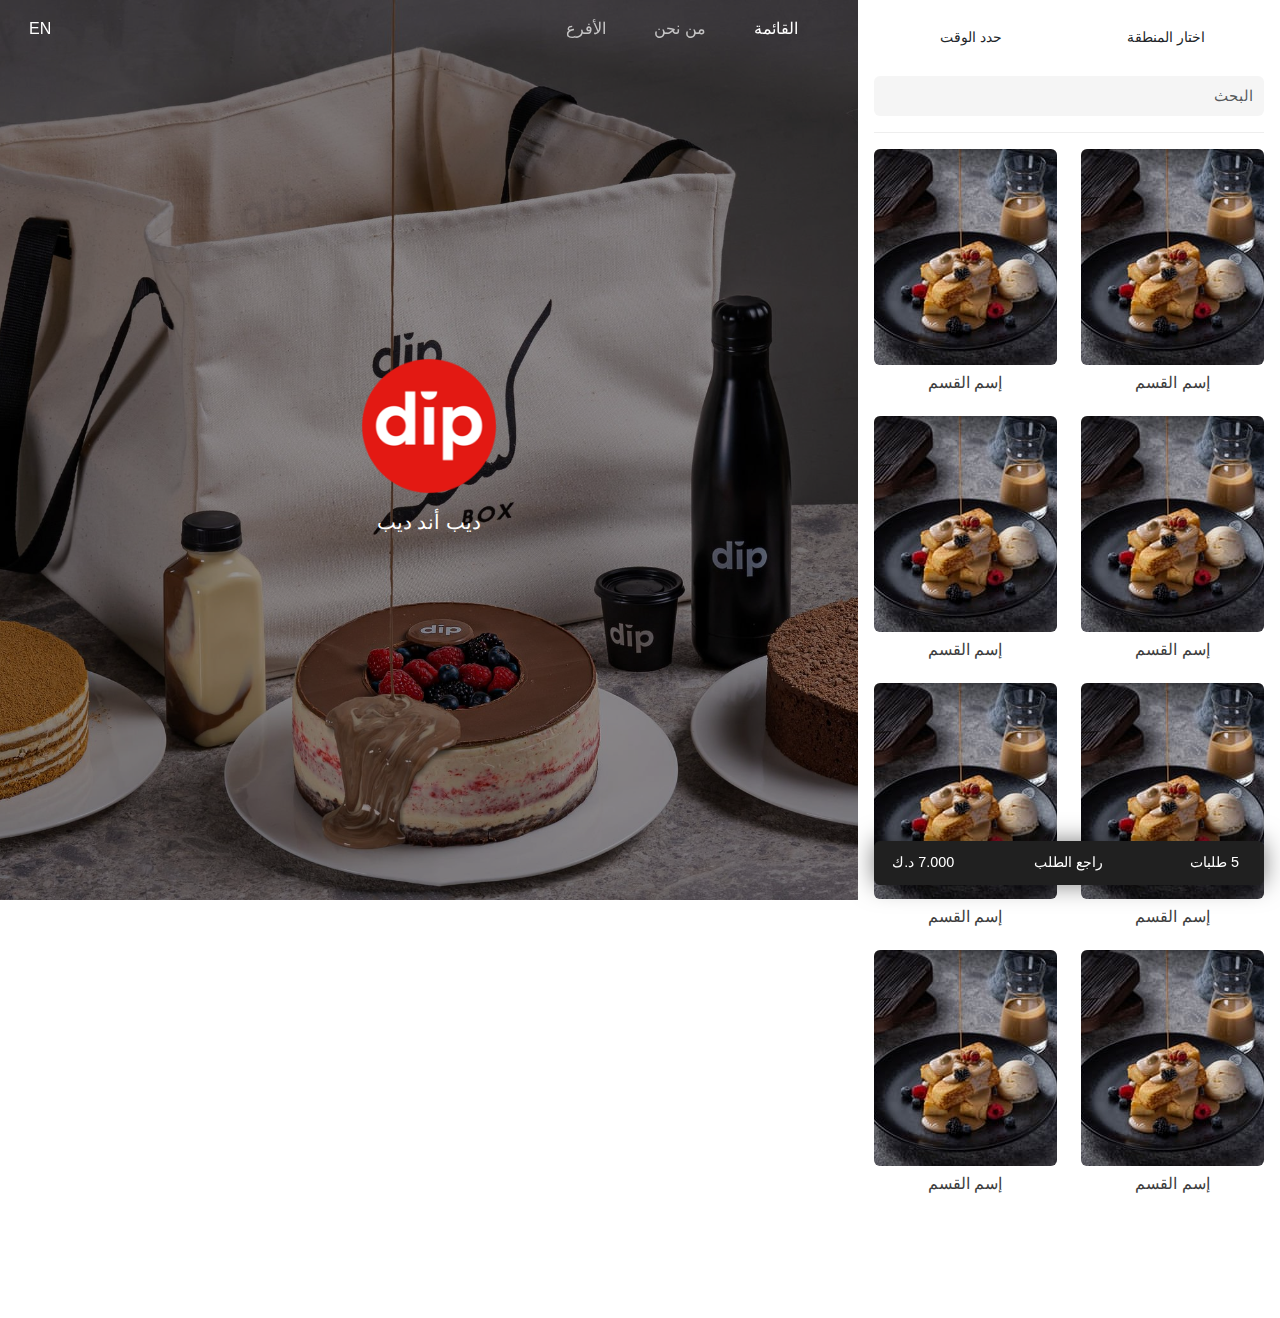
<file: index.html>
<!DOCTYPE html>
<html lang="ar" dir="rtl">

<head>

    <meta charset="UTF-8">
    <meta http-equiv="X-UA-Compatible" content="IE=edge">
    <meta name="viewport" content="width=device-width, initial-scale=1.0">

    <title> متجر جديد </title>

    <link rel="stylesheet" href="https://cdn.jsdelivr.net/npm/bootstrap@5.0.2/dist/css/bootstrap.min.css">
    <link rel="stylesheet" href="css/main.css">
    <link rel="manifest" href="manifest.json">

</head>

<body class="d-flex show-in-mobile-home-only">


    <div class="fixed-top show-in-mobile-home-only">
        <nav class="navbar navbar-expand-lg navbar-light position-absolute" style="width: 67%; z-index: 99999999; left: 0; top: 0;">
            <div class="container-fluid">
                <button class="navbar-toggler" type="button" data-bs-toggle="collapse" data-bs-target="#navbarSupportedContent" aria-controls="navbarSupportedContent" aria-expanded="false" aria-label="Toggle navigation">
                <span class="navbar-toggler-icon"></span>
              </button>
                <div class="collapse navbar-collapse" id="navbarSupportedContent">
                    <ul class="navbar-nav ms-auto mb-2 mb-lg-0">
                        <li class="nav-item ms-3">
                            <a class="nav-link active" aria-current="page" href="#">القائمة</a>
                        </li>
                        <li class="nav-item mx-3">
                            <a class="nav-link" href="#"> من نحن </a>
                        </li>
                        <li class="nav-item mx-3">
                            <a class="nav-link" href="#"> الأفرع </a>
                        </li>
                    </ul>

                </div>
                <form class="d-flex">
                    <button class="btn ps-3 text-white p-2 m-0 fs-6" type="submit"> EN </button>
                </form>
            </div>
        </nav>
    </div>

    <div id="app" class="p-0 m-0 position-relative" style="width: 33%;">

        <!-- Start Hero In Mobile -->
        <div id="top-in-mobile" class="p-0 m-0 bg-dark">
            <div class="overlay"></div>

            <div class="logo text-center text-white">
                <img src="img/logo.png">
                <h5 class="mt-3"> ديب أند ديب </h5>
            </div>
        </div>

        <div class="sized-top-in-mobile"></div>
        <!-- End Hero In Mobile -->

        <div class="p-3">

            <!-- Start Order Options -->
            <div class="d-flex mt-0">
                <a href="delivery.html" class="btn text-center w-100"> اختار المنطقة </a>
                <a href="time.html" class="btn text-center w-100"> حدد الوقت </a>
            </div>
            <!-- End Order Options -->

            <!-- Start Search -->
            <input type="search" class="form-control w-100 search mt-3" placeholder="البحث">
            <!-- End Search -->

            <hr class="my-3">

            <!-- Start Categories -->
            <div class="categories mb-5">
                <div class="row mb-2">
                    <div class="col-6">
                        <a href="#">
                            <div class="categorie-item mb-3 text-center">
                                <img src="img/categ1.jpg" class="w-100 rounded">
                                <h6 class="mt-2"> إسم القسم </h6>
                            </div>
                        </a>
                    </div>
                    <div class="col-6">
                        <a href="#">
                            <div class="categorie-item mb-3 text-center">
                                <img src="img/categ1.jpg" class="w-100 rounded">
                                <h6 class="mt-2"> إسم القسم </h6>
                            </div>
                        </a>
                    </div>
                </div>
                <div class="row mb-2">
                    <div class="col-6">
                        <a href="#">
                            <div class="categorie-item mb-3 text-center">
                                <img src="img/categ1.jpg" class="w-100 rounded">
                                <h6 class="mt-2"> إسم القسم </h6>
                            </div>
                        </a>
                    </div>
                    <div class="col-6">
                        <a href="#">
                            <div class="categorie-item mb-3 text-center">
                                <img src="img/categ1.jpg" class="w-100 rounded">
                                <h6 class="mt-2"> إسم القسم </h6>
                            </div>
                        </a>
                    </div>
                </div>
                <div class="row mb-2">
                    <div class="col-6">
                        <a href="#">
                            <div class="categorie-item mb-3 text-center">
                                <img src="img/categ1.jpg" class="w-100 rounded">
                                <h6 class="mt-2"> إسم القسم </h6>
                            </div>
                        </a>
                    </div>
                    <div class="col-6">
                        <a href="#">
                            <div class="categorie-item mb-3 text-center">
                                <img src="img/categ1.jpg" class="w-100 rounded">
                                <h6 class="mt-2"> إسم القسم </h6>
                            </div>
                        </a>
                    </div>
                </div>
                <div class="row mb-2">
                    <div class="col-6">
                        <a href="#">
                            <div class="categorie-item mb-3 text-center">
                                <img src="img/categ1.jpg" class="w-100 rounded">
                                <h6 class="mt-2"> إسم القسم </h6>
                            </div>
                        </a>
                    </div>
                    <div class="col-6">
                        <a href="#">
                            <div class="categorie-item mb-3 text-center">
                                <img src="img/categ1.jpg" class="w-100 rounded">
                                <h6 class="mt-2"> إسم القسم </h6>
                            </div>
                        </a>
                    </div>
                </div>
            </div>
            <!-- End Categories -->

            <!-- Start Order Button -->
            <div class="order-btn position-sticky" style="bottom: 15px;">
                <button class="w-100 btn btn-primary">
                    <span class="float-start" style="font-weight: 400; width: 70px;"> 7.000 د.ك </span>
                    <span> راجع الطلب </span>
                    <span class="float-end" style="font-weight: 400; width: 70px;">  5 طلبات </span>
                </button>
            </div>
            <!-- End Order Button -->

        </div>
    </div>

    <div id="left-img" class="p-0 m-0 position-relative" style="width: 67%;">
        <div class="left-img-back">
            <div class="overlay"></div>
            <div class="logo text-center text-white">
                <img src="img/logo.png">
                <h5 class="mt-3"> ديب أند ديب </h5>
            </div>
        </div>
    </div>

    <script src="https://cdn.jsdelivr.net/npm/bootstrap@5.0.2/dist/js/bootstrap.bundle.min.js"></script>
    <script src="https://code.jquery.com/jquery-3.6.0.min.js"></script>
    <script src="js/main.js"></script>

    <script>
        if ('serviceWorker' in navigator) {
           console.log("Will the service worker register?");
           navigator.serviceWorker.register('service-worker.js')
             .then(function(reg){
               console.log("Yes, it did.");
            }).catch(function(err) {
               console.log("No it didn't. This happened:", err)
           });
        }
    </script>

</body>

</html>
</file>
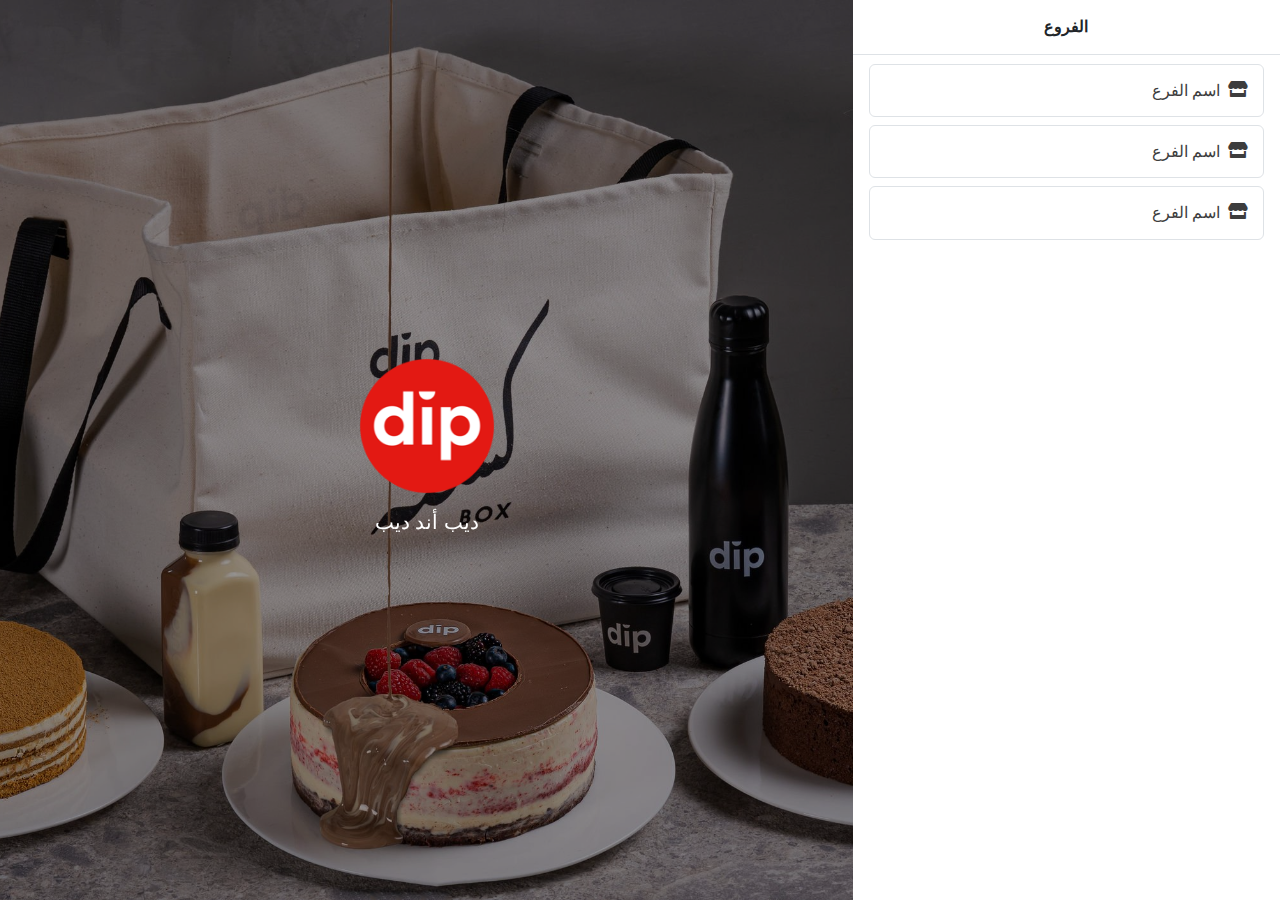
<file: branche1.html>
<!DOCTYPE html>
<html lang="ar" dir="rtl">

<head>

    <meta charset="UTF-8">
    <meta http-equiv="X-UA-Compatible" content="IE=edge">
    <meta name="viewport" content="width=device-width, initial-scale=1.0">

    <title> متجر جديد </title>

    <link rel="stylesheet" href="https://pro.fontawesome.com/releases/v5.10.0/css/all.css">
    <link rel="stylesheet" href="https://cdn.jsdelivr.net/npm/bootstrap@5.0.2/dist/css/bootstrap.min.css">
    <link rel="stylesheet" href="css/main.css">
</head>

<body class="d-flex">



    <div id="app" class="col-4 p-0 m-0 position-relative">
        <div class="p-3 categoriepage">

            <!-- Start Top Bar -->
            <div class="fixed-top p-2 px-3 border-bottom bg-white">
                <div class="topbar">
                    <button class="btn fs-4 m-0 p-0" onclick="history.back()">
                        <i class="fas fa-long-arrow-right"></i>
                   </button>
                    <h5 style="float: center !important;"> الفروع </h5>
                </div>
            </div>
            <!-- End Top Bar -->

            <!-- Start Products -->
            <div class="branches mt-5">
                <a href="#" class="w-100 mb-2 d-block">
                    <div class="branche-item bg-white rounded border p-3 d-flex">
                        <i class="fas fa-store"></i>
                        <div class="me-2">
                            <h6 class="p-0 m-0"> اسم الفرع </h6>
                        </div>
                    </div>
                </a>
                <a href="#" class="w-100 mb-2 d-block">
                    <div class="branche-item bg-white rounded border p-3 d-flex">
                        <i class="fas fa-store"></i>
                        <div class="me-2">
                            <h6 class="p-0 m-0"> اسم الفرع </h6>
                        </div>
                    </div>
                </a>
                <a href="#" class="w-100 mb-2 d-block">
                    <div class="branche-item bg-white rounded border p-3 d-flex">
                        <i class="fas fa-store"></i>
                        <div class="me-2">
                            <h6 class="p-0 m-0"> اسم الفرع </h6>
                        </div>
                    </div>
                </a>
            </div>
            <!-- End Products -->

        </div>
    </div>

    <div id="left-img" class="col-8 p-0 m-0 position-relative">
        <div class="left-img-back">
            <div class="overlay"></div>
            <div class="logo text-center text-white">
                <img src="img/logo.png">
                <h5 class="mt-3"> ديب أند ديب </h5>
            </div>
        </div>

    </div>

    <script src="https://cdn.jsdelivr.net/npm/bootstrap@5.0.2/dist/js/bootstrap.bundle.min.js"></script>
    <script src="https://code.jquery.com/jquery-3.6.0.min.js"></script>
    <script src="js/main.js"></script>

</body>

</html>
</file>
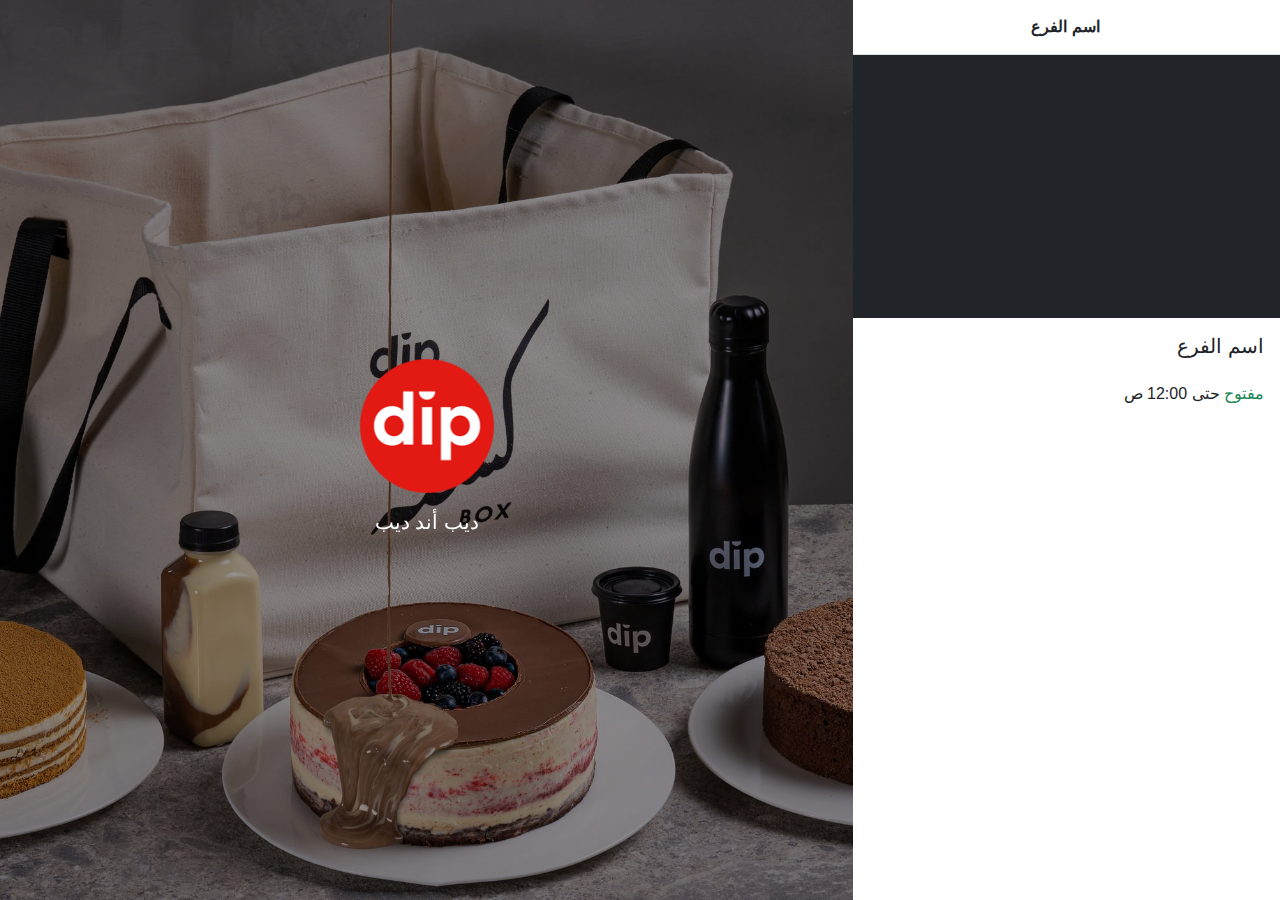
<file: branche2.html>
<!DOCTYPE html>
<html lang="ar" dir="rtl">

<head>

    <meta charset="UTF-8">
    <meta http-equiv="X-UA-Compatible" content="IE=edge">
    <meta name="viewport" content="width=device-width, initial-scale=1.0">

    <title> متجر جديد </title>

    <link rel="stylesheet" href="https://pro.fontawesome.com/releases/v5.10.0/css/all.css">
    <link rel="stylesheet" href="https://cdn.jsdelivr.net/npm/bootstrap@5.0.2/dist/css/bootstrap.min.css">
    <link rel="stylesheet" href="css/main.css">
</head>

<body class="d-flex">



    <div id="app" class="col-4 p-0 m-0 position-relative">
        <div class="categoriepage">

            <!-- Start Top Bar -->
            <div class="fixed-top p-2 px-3 border-bottom bg-white">
                <div class="topbar">
                    <button class="btn fs-4 m-0 p-0" onclick="history.back()">
                        <i class="fas fa-long-arrow-right"></i>
                   </button>
                    <h5 style="float: center !important;"> اسم الفرع </h5>
                </div>
            </div>
            <!-- End Top Bar -->

            <!-- Start Products -->
            <div class="branches mt-5">
                <div class="map bg-dark w-100" style="height: 270px;">

                </div>
                <h5 class="p-3"> اسم الفرع </h5>
                <div class="timess px-3">
                    <span class="text-success p-0 m-0">مفتوح</span><span> حتى <span>12:00 <span>ص</span></span> </span>
                </div>
            </div>
            <!-- End Products -->

        </div>
    </div>

    <div id="left-img" class="col-8 p-0 m-0 position-relative">
        <div class="left-img-back">
            <div class="overlay"></div>
            <div class="logo text-center text-white">
                <img src="img/logo.png">
                <h5 class="mt-3"> ديب أند ديب </h5>
            </div>
        </div>

    </div>

    <script src="https://cdn.jsdelivr.net/npm/bootstrap@5.0.2/dist/js/bootstrap.bundle.min.js"></script>
    <script src="https://code.jquery.com/jquery-3.6.0.min.js"></script>
    <script src="js/main.js"></script>

</body>

</html>
</file>
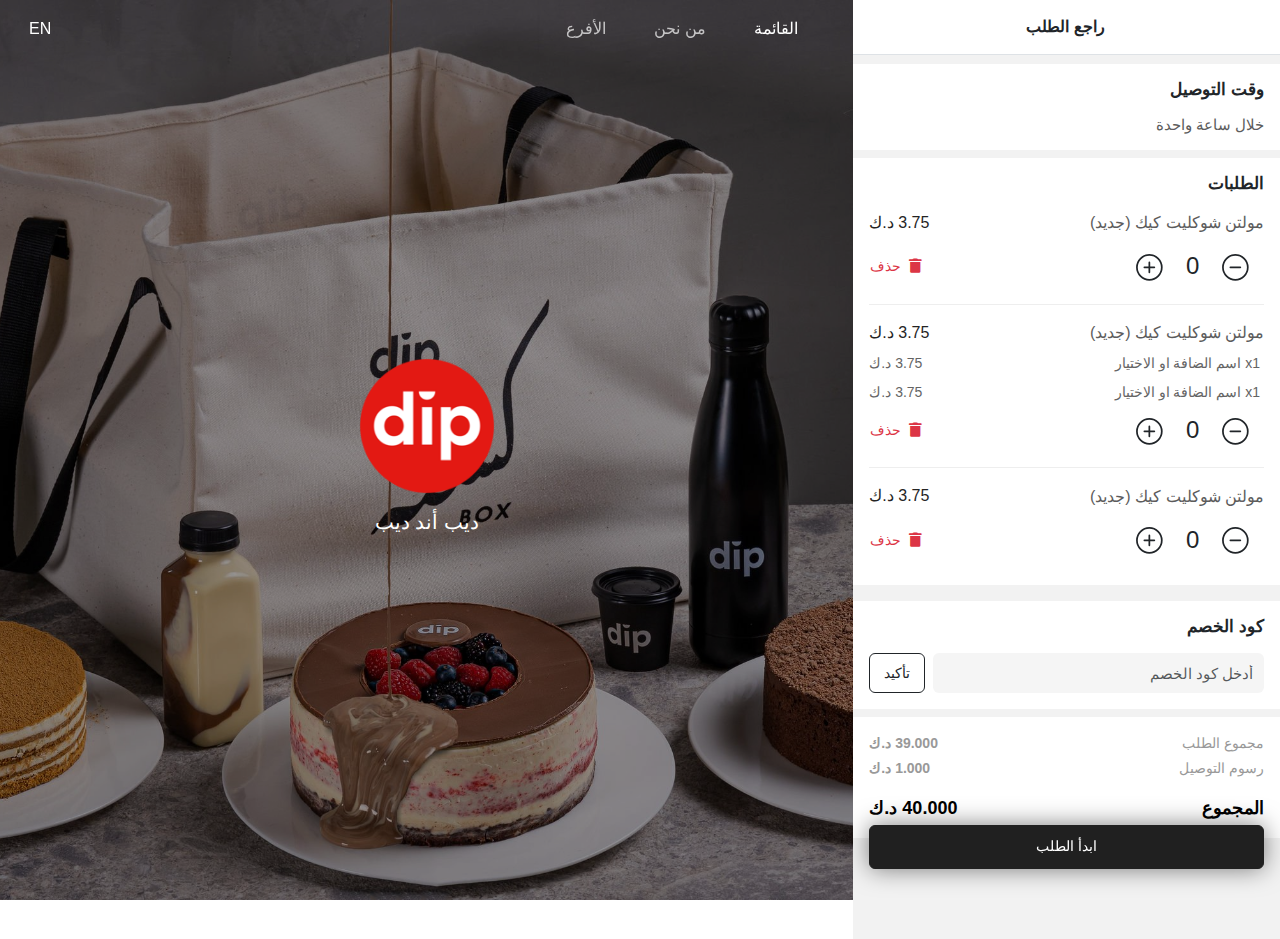
<file: cart.html>
<!DOCTYPE html>
<html lang="ar" dir="rtl">

<head>

    <meta charset="UTF-8">
    <meta http-equiv="X-UA-Compatible" content="IE=edge">
    <meta name="viewport" content="width=device-width, initial-scale=1.0">

    <title> متجر جديد </title>

    <link rel="stylesheet" href="https://pro.fontawesome.com/releases/v5.10.0/css/all.css">
    <link rel="stylesheet" href="https://cdn.jsdelivr.net/npm/bootstrap@5.0.2/dist/css/bootstrap.min.css">
    <link rel="stylesheet" href="css/main.css">
</head>

<body class="d-flex">

    <div id="app" class="col-4 p-0 m-0 position-relative" style="background: #f2f2f2;">
        <div class="p-0">

            <!-- Start Hero In Mobile -->
            <div id="top-in-mobile" class="p-0 m-0 bg-dark">
                <div class="overlay"></div>

                <div class="logo text-center text-white">
                    <img src="img/logo.png">
                    <h5 class="mt-3"> ديب أند ديب </h5>
                </div>
            </div>

            <div class="sized-top-in-mobile"></div>
            <!-- End Hero In Mobile -->

            <div class="fixed-top hidden-in-mobile">
                <nav class="navbar navbar-expand-lg navbar-light position-absolute" style="width: 67%; z-index: 99999999; left: 0; top: 0;">
                    <div class="container-fluid">
                        <button class="navbar-toggler" type="button" data-bs-toggle="collapse" data-bs-target="#navbarSupportedContent" aria-controls="navbarSupportedContent" aria-expanded="false" aria-label="Toggle navigation">
                <span class="navbar-toggler-icon"></span>
              </button>
                        <div class="collapse navbar-collapse" id="navbarSupportedContent">
                            <ul class="navbar-nav ms-auto mb-2 mb-lg-0">
                                <li class="nav-item ms-3">
                                    <a class="nav-link active" aria-current="page" href="#">القائمة</a>
                                </li>
                                <li class="nav-item mx-3">
                                    <a class="nav-link" href="#"> من نحن </a>
                                </li>
                                <li class="nav-item mx-3">
                                    <a class="nav-link" href="#"> الأفرع </a>
                                </li>
                            </ul>

                        </div>
                        <form class="d-flex">
                            <button class="btn ps-3 text-white p-2 m-0 fs-6" type="submit"> EN </button>
                        </form>
                    </div>
                </nav>
            </div>

            <!-- Start Top Bar -->
            <div class="fixed-top p-2 px-3 border-bottom bg-white">
                <div class="topbar">
                    <button class="btn fs-4 m-0 p-0" onclick="history.back()">
                        <i class="fas fa-long-arrow-right"></i>
                   </button>
                    <h5 style="float: center !important;"> راجع الطلب </h5>
                </div>
            </div>
            <!-- End Top Bar -->

            <!-- Start Cart -->
            <div class="cart pt-3 mt-5">
                <div class="delivery-time bg-white mb-2 p-3 w-100">
                    <h5 class="fw-bold" style="font-size: 17px;"> وقت التوصيل </h5>
                    <div class="d-flex mt-3 align-items-center">
                        <h6 style="color: #5c5c5c; font-weight: 400; font-size: 15px;" class="p-0 m-0"> خلال ساعة واحدة </h6>
                        <i style="color: #5c5c5c; font-weight: 400;" class="fas fa-angle-left me-auto"></i>
                    </div>
                </div>
                <div class="delivery-time bg-white mb-3 p-3 w-100">
                    <h5 class="fw-bold" style="font-size: 17px;"> الطلبات </h5>
                    <!-- Start Product Item -->
                    <div class="d-flex mt-3 mb-1 align-items-center">
                        <h6 style="color: #5c5c5c; font-weight: 400; font-size: 16px;" class="p-0 m-0"> مولتن شوكليت كيك (جديد) </h6>
                        <span style="color: #242424; font-weight: 500;" class="me-auto"> 3.75 د.ك </span>
                    </div>
                    <div class="d-flex">
                        <div class="d-flex align-items-center justify-content-center">
                            <button class="btn p-0 m-0">
                                <i><svg width="3.8em" height="3.8em" viewBox="0 0 44 44"><path d="M32 22c0 2.761-.976 5.118-2.929 7.071C27.118 31.024 24.761 32 22 32s-5.118-.976-7.071-2.929C12.976 27.118 12 24.761 12 22s.976-5.118 2.929-7.071C16.882 12.976 19.239 12 22 12s5.118.976 7.071 2.929C31.024 16.882 32 19.239 32 22zm-14 0h8" fill="none" fill-rule="evenodd" stroke="currentColor" stroke-linecap="round" stroke-linejoin="round" stroke-width="1.4"></path></svg></i>
                            </button>
                            <span class="mx-2" style="font-size: 24px; margin-bottom: 2px;"> 0 </span>
                            <button class="btn p-0 m-0">
                                <i>
                                    <svg width="3.8em" height="3.8em" viewBox="0 0 44 44"><path fill="none" stroke="currentColor" stroke-linecap="round" stroke-linejoin="round" stroke-width="1.4" d="M32 22c0 2.761-.976 5.118-2.929 7.071C27.118 31.024 24.761 32 22 32s-5.118-.976-7.071-2.929C12.976 27.118 12 24.761 12 22s.976-5.118 2.929-7.071C16.882 12.976 19.239 12 22 12s5.118.976 7.071 2.929C31.024 16.882 32 19.239 32 22zm-10-4v8m-4-4h8"></path></svg>
                                </i>
                            </button>
                        </div>
                        <button class="btn text-danger me-auto p-0"> <i class="fas fa-trash mx-1"></i> حذف </button>
                    </div>
                    <hr class="my-2">
                    <!-- End Product Item -->
                    <!-- Start Product Item -->
                    <div class="d-flex mt-3 mb-1 align-items-center">
                        <h6 style="color: #5c5c5c; font-weight: 400; font-size: 16px;" class="p-0 m-0"> مولتن شوكليت كيك (جديد) </h6>
                        <span style="color: #242424; font-weight: 500;" class="me-auto"> 3.75 د.ك </span>
                    </div>
                    <div>
                        <div class="addon d-flex mt-2 me-1">
                            <span class="w-100 d-inline-block" style="font-weight: 400; font-size: 14px; color: #646464;"> x1 اسم الضافة او الاختيار </span>
                            <span class="w-100 text-start d-inline-block" style="font-weight: 400; font-size: 14px; color: #646464;"> 3.75 د.ك </span>
                        </div>
                        <div class="addon d-flex mt-2 me-1">
                            <span class="w-100 d-inline-block" style="font-weight: 400; font-size: 14px; color: #646464;"> x1 اسم الضافة او الاختيار </span>
                            <span class="w-100 text-start d-inline-block" style="font-weight: 400; font-size: 14px; color: #646464;"> 3.75 د.ك </span>
                        </div>
                    </div>
                    <div class="d-flex">
                        <div class="d-flex align-items-center justify-content-center">
                            <button class="btn p-0 m-0">
                                <i><svg width="3.8em" height="3.8em" viewBox="0 0 44 44"><path d="M32 22c0 2.761-.976 5.118-2.929 7.071C27.118 31.024 24.761 32 22 32s-5.118-.976-7.071-2.929C12.976 27.118 12 24.761 12 22s.976-5.118 2.929-7.071C16.882 12.976 19.239 12 22 12s5.118.976 7.071 2.929C31.024 16.882 32 19.239 32 22zm-14 0h8" fill="none" fill-rule="evenodd" stroke="currentColor" stroke-linecap="round" stroke-linejoin="round" stroke-width="1.4"></path></svg></i>
                            </button>
                            <span class="mx-2" style="font-size: 24px; margin-bottom: 2px;"> 0 </span>
                            <button class="btn p-0 m-0">
                                <i>
                                    <svg width="3.8em" height="3.8em" viewBox="0 0 44 44"><path fill="none" stroke="currentColor" stroke-linecap="round" stroke-linejoin="round" stroke-width="1.4" d="M32 22c0 2.761-.976 5.118-2.929 7.071C27.118 31.024 24.761 32 22 32s-5.118-.976-7.071-2.929C12.976 27.118 12 24.761 12 22s.976-5.118 2.929-7.071C16.882 12.976 19.239 12 22 12s5.118.976 7.071 2.929C31.024 16.882 32 19.239 32 22zm-10-4v8m-4-4h8"></path></svg>
                                </i>
                            </button>
                        </div>
                        <button class="btn text-danger me-auto p-0"> <i class="fas fa-trash mx-1"></i> حذف </button>
                    </div>
                    <hr class="my-2">
                    <!-- End Product Item -->
                    <!-- Start Product Item -->
                    <div class="d-flex mt-3 mb-1 align-items-center">
                        <h6 style="color: #5c5c5c; font-weight: 400; font-size: 16px;" class="p-0 m-0"> مولتن شوكليت كيك (جديد) </h6>
                        <span style="color: #242424; font-weight: 500;" class="me-auto"> 3.75 د.ك </span>
                    </div>
                    <div class="d-flex">
                        <div class="d-flex align-items-center justify-content-center">
                            <button class="btn p-0 m-0">
                                                    <i><svg width="3.8em" height="3.8em" viewBox="0 0 44 44"><path d="M32 22c0 2.761-.976 5.118-2.929 7.071C27.118 31.024 24.761 32 22 32s-5.118-.976-7.071-2.929C12.976 27.118 12 24.761 12 22s.976-5.118 2.929-7.071C16.882 12.976 19.239 12 22 12s5.118.976 7.071 2.929C31.024 16.882 32 19.239 32 22zm-14 0h8" fill="none" fill-rule="evenodd" stroke="currentColor" stroke-linecap="round" stroke-linejoin="round" stroke-width="1.4"></path></svg></i>
                                                </button>
                            <span class="mx-2" style="font-size: 24px; margin-bottom: 2px;"> 0 </span>
                            <button class="btn p-0 m-0">
                                                    <i>
                                                        <svg width="3.8em" height="3.8em" viewBox="0 0 44 44"><path fill="none" stroke="currentColor" stroke-linecap="round" stroke-linejoin="round" stroke-width="1.4" d="M32 22c0 2.761-.976 5.118-2.929 7.071C27.118 31.024 24.761 32 22 32s-5.118-.976-7.071-2.929C12.976 27.118 12 24.761 12 22s.976-5.118 2.929-7.071C16.882 12.976 19.239 12 22 12s5.118.976 7.071 2.929C31.024 16.882 32 19.239 32 22zm-10-4v8m-4-4h8"></path></svg>
                                                    </i>
                                                </button>
                        </div>
                        <button class="btn text-danger me-auto p-0"> <i class="fas fa-trash mx-1"></i> حذف </button>
                    </div>
                    <!-- End Product Item -->
                </div>
                <div class="delivery-time bg-white mb-2 p-3 w-100">
                    <h5 class="fw-bold" style="font-size: 17px;"> كود الخصم </h5>
                    <div class="d-flex mt-3 align-items-center">
                        <input type="text" class="form-control border-0 w-100" placeholder="أدخل كود الخصم" style="height: 40px;">
                        <button class="btn btn-outline-dark py-0 me-2" style="height: 40px;"> تأكيد </button>
                    </div>
                </div>
                <div class="delivery-time bg-white mb-4 p-3 w-100">
                    <div class="d-flex align-items-center mb-1">
                        <span class="p-0 w-50" style="font-size: 14px; color: #999999;"> مجموع الطلب </span>
                        <span class="p-0 w-50 text-start" style="font-size: 14px; color: #999999; font-weight: 600;"> 39.000 د.ك </span>
                    </div>
                    <div class="d-flex align-items-center mb-3">
                        <span class="p-0 w-50" style="font-size: 14px; color: #999999;"> رسوم التوصيل </span>
                        <span class="p-0 w-50 text-start" style="font-size: 14px; color: #999999; font-weight: 600;"> 1.000 د.ك </span>
                    </div>
                    <div class="d-flex align-items-center">
                        <span class="p-0 w-50" style="font-size: 18px; color: #000; font-weight: 600;"> المجموع </span>
                        <span class="p-0 w-50 text-start" style="font-size: 18px; color: #000; font-weight: 600;"> 40.000 د.ك </span>
                    </div>
                </div>
            </div>
            <!-- End Cart -->

            <!-- Start Order Button -->
            <div class="order-btn position-sticky p-3" style="bottom: 15px;">
                <button class="w-100 btn btn-primary">
                    ابدأ الطلب
                </button>
            </div>
            <!-- End Order Button -->

        </div>
    </div>

    <div id="left-img" class="col-8 p-0 m-0 position-relative">
        <div class="left-img-back">
            <div class="overlay"></div>
            <div class="logo text-center text-white">
                <img src="img/logo.png">
                <h5 class="mt-3"> ديب أند ديب </h5>
            </div>
        </div>

    </div>

    <script src="https://cdn.jsdelivr.net/npm/bootstrap@5.0.2/dist/js/bootstrap.bundle.min.js"></script>
    <script src="https://code.jquery.com/jquery-3.6.0.min.js"></script>
    <script src="js/main.js"></script>

</body>

</html>
</file>
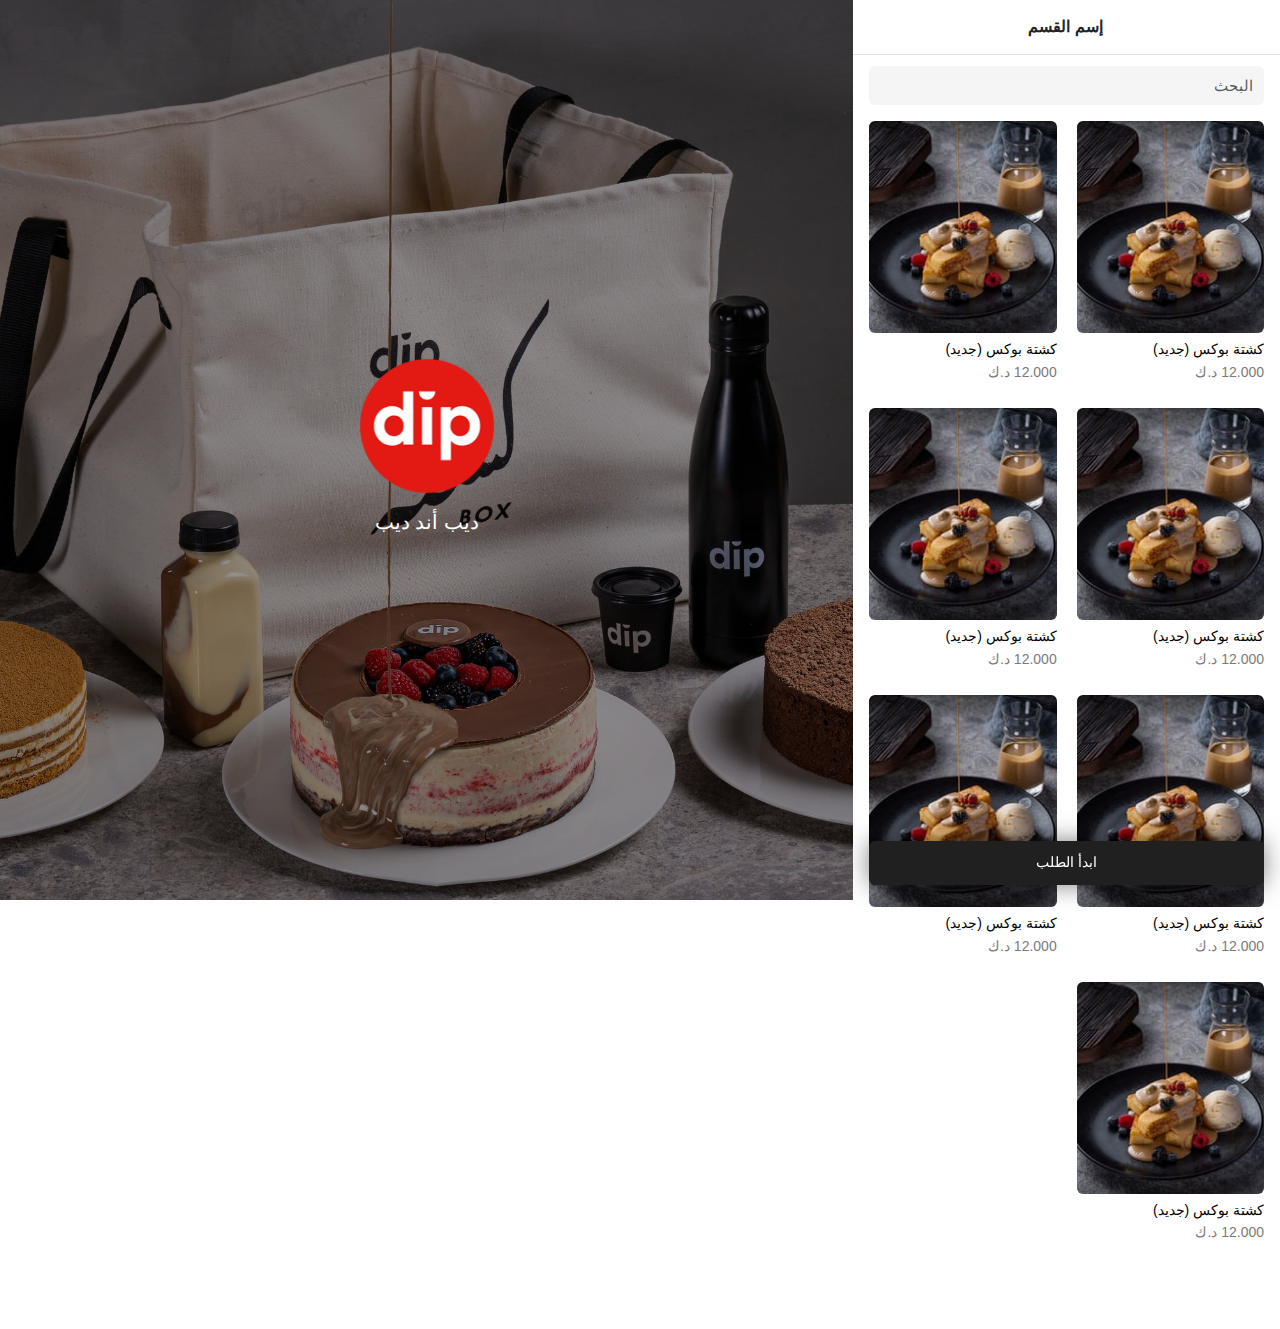
<file: categorie.html>
<!DOCTYPE html>
<html lang="ar" dir="rtl">

<head>

    <meta charset="UTF-8">
    <meta http-equiv="X-UA-Compatible" content="IE=edge">
    <meta name="viewport" content="width=device-width, initial-scale=1.0">

    <title> متجر جديد </title>

    <link rel="stylesheet" href="https://pro.fontawesome.com/releases/v5.10.0/css/all.css">
    <link rel="stylesheet" href="https://cdn.jsdelivr.net/npm/bootstrap@5.0.2/dist/css/bootstrap.min.css">
    <link rel="stylesheet" href="css/main.css">
</head>

<body class="d-flex">



    <div id="app" class="col-4 p-0 m-0 position-relative">
        <div class="p-3 categoriepage">

            <!-- Start Hero In Mobile -->
            <div id="top-in-mobile" class="p-0 m-0 bg-dark">
                <div class="overlay"></div>

                <div class="logo text-center text-white">
                    <img src="img/logo.png">
                    <h5 class="mt-3"> ديب أند ديب </h5>
                </div>
            </div>

            <div class="sized-top-in-mobile"></div>
            <!-- End Hero In Mobile -->


            <!-- Start Top Bar -->
            <div class="fixed-top p-2 px-3 border-bottom bg-white">
                <div class="topbar">
                    <button class="btn fs-4 m-0 p-0" onclick="history.back()">
                        <i class="fas fa-long-arrow-right"></i>
                   </button>
                    <h5 style="float: center !important;"> إسم القسم </h5>
                </div>
            </div>
            <!-- End Top Bar -->

            <!-- Start Search -->
            <input type="search" class="form-control w-100 search mb-3 mt-0" placeholder="البحث">
            <!-- End Search -->

            <!-- Start Products -->
            <div class="products">
                <div class="my-row mb-2">
                    <a href="#" class="w-100">
                        <div class="product-item mb-3">
                            <img src="img/categ1.jpg" class="w-100 rounded">
                            <h6 class="mt-2"> كشتة بوكس (جديد) </h6>
                            <span> 12.000 د.ك </span>
                        </div>
                    </a>
                    <a href="#" class="w-100">
                        <div class="product-item mb-3">
                            <img src="img/categ1.jpg" class="w-100 rounded">
                            <h6 class="mt-2"> كشتة بوكس (جديد) </h6>
                            <span> 12.000 د.ك </span>
                        </div>
                    </a>
                    <a href="#" class="w-100">
                        <div class="product-item mb-3">
                            <img src="img/categ1.jpg" class="w-100 rounded">
                            <h6 class="mt-2"> كشتة بوكس (جديد) </h6>
                            <span> 12.000 د.ك </span>
                        </div>
                    </a>
                    <a href="#" class="w-100">
                        <div class="product-item mb-3">
                            <img src="img/categ1.jpg" class="w-100 rounded">
                            <h6 class="mt-2"> كشتة بوكس (جديد) </h6>
                            <span> 12.000 د.ك </span>
                        </div>
                    </a>
                    <a href="#" class="w-100">
                        <div class="product-item mb-3">
                            <img src="img/categ1.jpg" class="w-100 rounded">
                            <h6 class="mt-2"> كشتة بوكس (جديد) </h6>
                            <span> 12.000 د.ك </span>
                        </div>
                    </a>
                    <a href="#" class="w-100">
                        <div class="product-item mb-3">
                            <img src="img/categ1.jpg" class="w-100 rounded">
                            <h6 class="mt-2"> كشتة بوكس (جديد) </h6>
                            <span> 12.000 د.ك </span>
                        </div>
                    </a>
                    <a href="#" class="w-100">
                        <div class="product-item mb-3">
                            <img src="img/categ1.jpg" class="w-100 rounded">
                            <h6 class="mt-2"> كشتة بوكس (جديد) </h6>
                            <span> 12.000 د.ك </span>
                        </div>
                    </a>
                </div>
            </div>
            <!-- End Products -->

            <!-- Start Order Button -->
            <div class="order-btn position-sticky" style="bottom: 15px;">
                <button class="w-100 btn btn-primary">
                    ابدأ الطلب
                </button>
            </div>
            <!-- End Order Button -->

        </div>
    </div>

    <div id="left-img" class="col-8 p-0 m-0 position-relative">
        <div class="left-img-back">
            <div class="overlay"></div>
            <div class="logo text-center text-white">
                <img src="img/logo.png">
                <h5 class="mt-3"> ديب أند ديب </h5>
            </div>
        </div>

    </div>

    <script src="https://cdn.jsdelivr.net/npm/bootstrap@5.0.2/dist/js/bootstrap.bundle.min.js"></script>
    <script src="https://code.jquery.com/jquery-3.6.0.min.js"></script>
    <script src="js/main.js"></script>

</body>

</html>
</file>
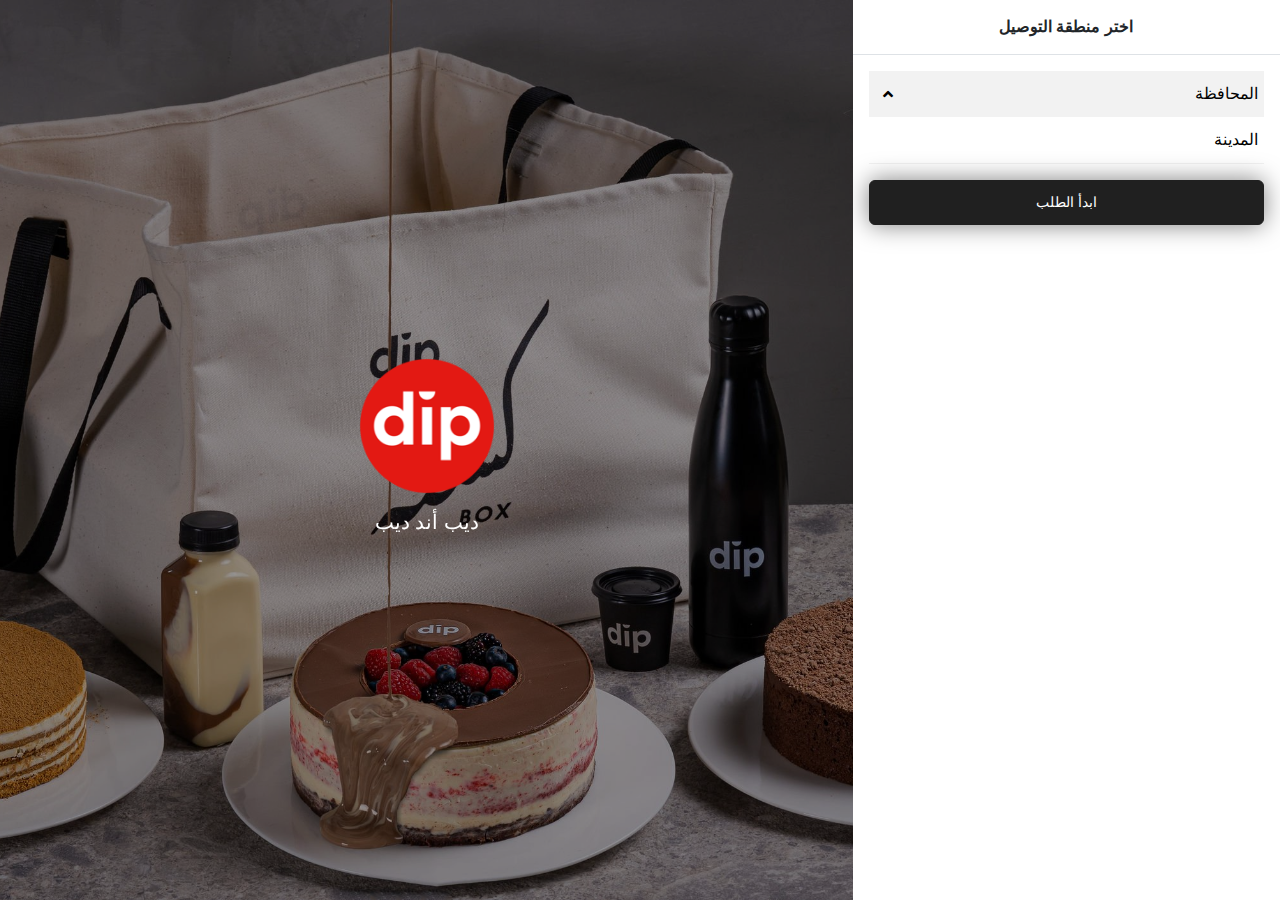
<file: delivery.html>
<!DOCTYPE html>
<html lang="ar" dir="rtl">

<head>

    <meta charset="UTF-8">
    <meta http-equiv="X-UA-Compatible" content="IE=edge">
    <meta name="viewport" content="width=device-width, initial-scale=1.0">

    <title> متجر جديد </title>

    <link rel="stylesheet" href="https://pro.fontawesome.com/releases/v5.10.0/css/all.css">
    <link rel="stylesheet" href="https://cdn.jsdelivr.net/npm/bootstrap@5.0.2/dist/css/bootstrap.min.css">
    <link rel="stylesheet" href="css/main.css">
</head>

<body class="d-flex">

    <!-- <div class="fixed-top">
        <nav class="navbar navbar-expand-lg navbar-light position-absolute" style="width: 67%; z-index: 99999999; left: 0; top: 0;">
            <div class="container-fluid">
                <button class="navbar-toggler" type="button" data-bs-toggle="collapse" data-bs-target="#navbarSupportedContent" aria-controls="navbarSupportedContent" aria-expanded="false" aria-label="Toggle navigation">
                <span class="navbar-toggler-icon"></span>
              </button>
                <div class="collapse navbar-collapse" id="navbarSupportedContent">
                    <ul class="navbar-nav ms-auto mb-2 mb-lg-0">
                        <li class="nav-item ms-3">
                            <a class="nav-link active" aria-current="page" href="#">القائمة</a>
                        </li>
                        <li class="nav-item mx-3">
                            <a class="nav-link" href="#"> من نحن </a>
                        </li>
                        <li class="nav-item mx-3">
                            <a class="nav-link" href="#"> الأفرع </a>
                        </li>
                    </ul>

                </div>
                <form class="d-flex">
                    <button class="btn ps-3 text-white p-2 m-0 fs-6" type="submit"> EN </button>
                </form>
            </div>
        </nav>
    </div> -->

    <div id="app" class="col-4 p-0 m-0 position-relative">
        <div class="p-3">

            <!-- Start Hero In Mobile -->
            <div id="top-in-mobile" class="p-0 m-0 bg-dark">
                <div class="overlay"></div>

                <div class="logo text-center text-white">
                    <img src="img/logo.png">
                    <h5 class="mt-3"> ديب أند ديب </h5>
                </div>
            </div>

            <div class="sized-top-in-mobile"></div>
            <!-- End Hero In Mobile -->

            <!-- Start Top Bar -->
            <div class="fixed-top p-2 px-3 border-bottom bg-white">
                <div class="topbar">
                    <button class="btn fs-4 m-0 p-0" onclick="history.back()">
                        <i class="fas fa-long-arrow-right"></i>
                   </button>
                    <h5 style="float: center !important;"> اختر منطقة التوصيل </h5>
                </div>
            </div>
            <!-- End Top Bar -->

            <!-- Start Search -->
            <input type="search" class="form-control w-100 search mb-3" placeholder="البحث">
            <!-- End Search -->

            <ul class="cities">
                <li class="city mt-3">
                    <button class="w-100 question"> المحافظة <i class="fas fa-angle-up me-auto px-2"></i> </button>

                    <ul class="areas">
                        <li class="area">
                            <button class="w-100 text-start">
                            المدينة
                            </button>
                        </li>

                        <div class="diver" style="width: 100%; height: 1px; background-color: #f2f2f2;"></div>

                    </ul>
                </li>
            </ul>

            <!-- Start Order Button -->
            <div class="order-btn position-sticky" style="bottom: 15px;">
                <button class="w-100 btn btn-primary">
                    ابدأ الطلب
                </button>
            </div>
            <!-- End Order Button -->

        </div>
    </div>

    <div id="left-img" class="col-8 p-0 m-0 position-relative">
        <div class="left-img-back">
            <div class="overlay"></div>
            <div class="logo text-center text-white">
                <img src="img/logo.png">
                <h5 class="mt-3"> ديب أند ديب </h5>
            </div>
        </div>
    </div>

    <script src="https://cdn.jsdelivr.net/npm/bootstrap@5.0.2/dist/js/bootstrap.bundle.min.js"></script>
    <script src="https://code.jquery.com/jquery-3.6.0.min.js"></script>
    <script src="js/main.js"></script>

</body>

</html>
</file>
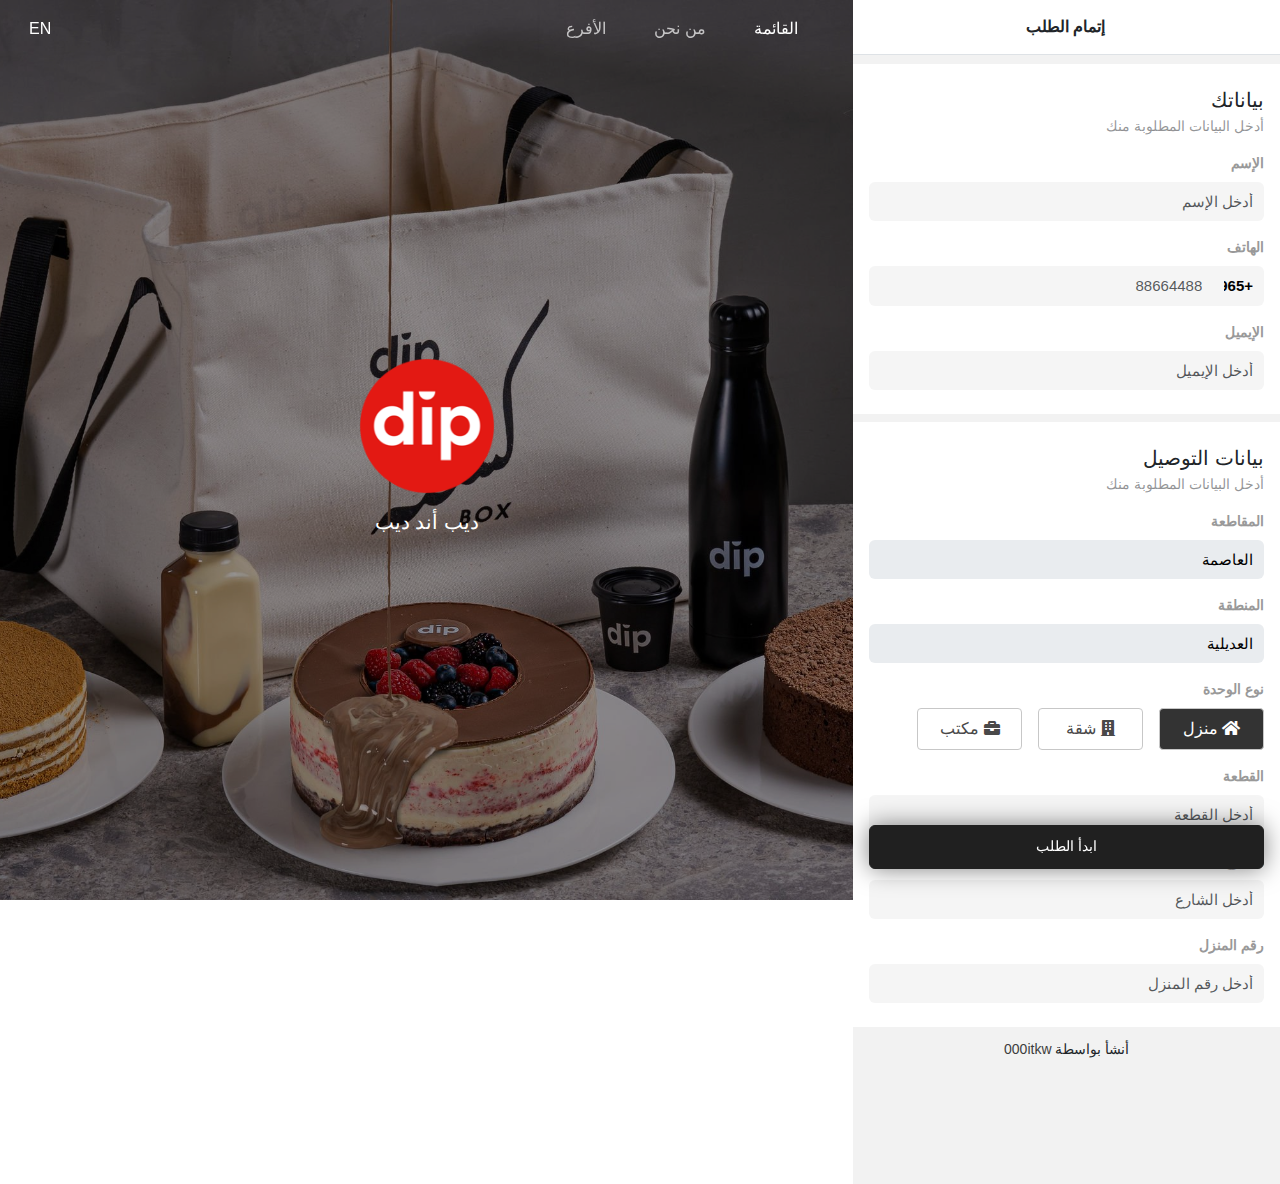
<file: step1.html>
<!DOCTYPE html>
<html lang="ar" dir="rtl">

<head>

    <meta charset="UTF-8">
    <meta http-equiv="X-UA-Compatible" content="IE=edge">
    <meta name="viewport" content="width=device-width, initial-scale=1.0">

    <title> متجر جديد </title>

    <link rel="stylesheet" href="https://pro.fontawesome.com/releases/v5.10.0/css/all.css">
    <link rel="stylesheet" href="https://cdn.jsdelivr.net/npm/bootstrap@5.0.2/dist/css/bootstrap.min.css">
    <link rel="stylesheet" href="css/main.css">
</head>

<body class="d-flex">

    <div id="app" class="col-4 p-0 m-0 position-relative" style="background: #f2f2f2;">
        <div class="p-0">


            <div class="fixed-top hidden-in-mobile">
                <nav class="navbar navbar-expand-lg navbar-light position-absolute" style="width: 67%; z-index: 99999999; left: 0; top: 0;">
                    <div class="container-fluid">
                        <button class="navbar-toggler" type="button" data-bs-toggle="collapse" data-bs-target="#navbarSupportedContent" aria-controls="navbarSupportedContent" aria-expanded="false" aria-label="Toggle navigation">
                <span class="navbar-toggler-icon"></span>
              </button>
                        <div class="collapse navbar-collapse" id="navbarSupportedContent">
                            <ul class="navbar-nav ms-auto mb-2 mb-lg-0">
                                <li class="nav-item ms-3">
                                    <a class="nav-link active" aria-current="page" href="#">القائمة</a>
                                </li>
                                <li class="nav-item mx-3">
                                    <a class="nav-link" href="#"> من نحن </a>
                                </li>
                                <li class="nav-item mx-3">
                                    <a class="nav-link" href="#"> الأفرع </a>
                                </li>
                            </ul>

                        </div>
                        <form class="d-flex">
                            <button class="btn ps-3 text-white p-2 m-0 fs-6" type="submit"> EN </button>
                        </form>
                    </div>
                </nav>
            </div>

            <!-- Start Top Bar -->
            <div class="fixed-top p-2 px-3 border-bottom bg-white">
                <div class="topbar">
                    <button class="btn fs-4 m-0 p-0" onclick="history.back()">
                        <i class="fas fa-long-arrow-right"></i>
                   </button>
                    <h5 style="float: center !important;"> إتمام الطلب </h5>
                </div>
            </div>
            <!-- End Top Bar -->

            <!-- Start Cart -->
            <div class="cart pt-3 mt-5">
                <div class="p-3 py-4 bg-white">
                    <h5 class="p-0 m-0"> بياناتك </h5>
                    <span class="text-muted d-block mt-1" style="font-size: 14px; font-weight: 400;opacity: 0.64;"> أدخل البيانات المطلوبة منك </span>
                    <div class="mt-3">
                        <label style="color: #999999; font-size: 14px; font-weight: 600;"> الإسم </label>
                        <input class="form-control mt-2" type="text" placeholder="أدخل الإسم">
                    </div>
                    <div class="mt-3">
                        <label style="color: #999999; font-size: 14px; font-weight: 600;"> الهاتف </label>
                        <div class="d-flex mt-2">
                            <input type="text" value="+965" class="form-control" style="width: 14%; font-weight: 600; border-radius: 0px 6px 6px 0;background: #F5F5F5;" disabled>
                            <input type="text" placeholder="88664488" class="form-control w-100" style="border-radius: 6px 0px 0px 6px;">
                        </div>
                    </div>
                    <div class="mt-3">
                        <label style="color: #999999; font-size: 14px; font-weight: 600;"> الإيميل </label>
                        <input class="form-control mt-2" type="email" placeholder="أدخل الإيميل">
                    </div>
                </div>
                <div class="p-3 mt-2 py-4 bg-white">
                    <h5 class="p-0 m-0"> بيانات التوصيل </h5>
                    <span class="text-muted d-block mt-1" style="font-size: 14px; font-weight: 400;opacity: 0.64;;"> أدخل البيانات المطلوبة منك </span>
                    <div class="mt-3">
                        <label style="color: #999999; font-size: 14px; font-weight: 600;"> المقاطعة </label>
                        <input class="form-control mt-2" type="text" value="العاصمة" disabled>
                    </div>
                    <div class="mt-3">
                        <label style="color: #999999; font-size: 14px; font-weight: 600;"> المنطقة </label>
                        <input class="form-control mt-2" type="text" value="العديلية" disabled>
                    </div>
                    <div class="mt-3">
                        <label style="color: #999999; font-size: 14px; font-weight: 600;"> نوع الوحدة </label>
                        <div class="d-flex mt-2 property-type">
                            <label class="labl">
                                <input type="radio" name="property-type" checked="checked" id="home-option"  />
                                <div class="py-2 px-3"> <i class="fas fa-home"></i> منزل </div>
                            </label>
                            <label class="labl mx-3">
                                <input type="radio" name="property-type" id="apartment-option" />
                                <div class="py-2 px-3"> <i class="fas fa-building"></i> شقة </div>
                            </label>
                            <label class="labl ms-5">
                                <input type="radio" name="property-type" id="office-option" />
                                <div class="py-2 px-3"> <i class="fas fa-briefcase"></i> مكتب </div>
                            </label>
                        </div>
                    </div>
                    <div class="mt-3">
                        <label style="color: #999999; font-size: 14px; font-weight: 600;"> القطعة </label>
                        <input class="form-control mt-2" type="text" placeholder="أدخل القطعة">
                    </div>
                    <div class="mt-3">
                        <label style="color: #999999; font-size: 14px; font-weight: 600;"> الشارع </label>
                        <input class="form-control mt-2" type="text" placeholder="أدخل الشارع">
                    </div>
                    <div class="mt-3 home-inputs">
                        <label style="color: #999999; font-size: 14px; font-weight: 600;"> رقم المنزل </label>
                        <input class="form-control mt-2" type="text" placeholder="أدخل رقم المنزل">
                    </div>
                    <div class="mt-3 office-inputs apartment-inputs">
                        <label style="color: #999999; font-size: 14px; font-weight: 600;"> البناية </label>
                        <input class="form-control mt-2" type="text" placeholder="أدخل رقم البناية">
                    </div>
                    <div class="mt-3 office-inputs apartment-inputs">
                        <label style="color: #999999; font-size: 14px; font-weight: 600;"> الطابق </label>
                        <input class="form-control mt-2" type="text" placeholder="أدخل الطابق">
                    </div>
                    <div class="mt-3 apartment-inputs">
                        <label style="color: #999999; font-size: 14px; font-weight: 600;"> رقم الشقة </label>
                        <input class="form-control mt-2" type="text" placeholder="أدخل رقم الشقة">
                    </div>
                    <div class="mt-3 office-inputs">
                        <label style="color: #999999; font-size: 14px; font-weight: 600;"> رقم المكتب </label>
                        <input class="form-control mt-2" type="text" placeholder="أدخل رقم المكتب">
                    </div>
                </div>
            </div>
            <!-- End Cart -->

            <p class="w-100 d-block m-0 p-0 mt-2 mb-5 text-center pt-1" style="font-size: 14px;"> أنشأ بواسطة <a href="#" style="font-weight: 500;">000itkw</a> </p>

            <!-- Start Order Button -->
            <div class="order-btn position-sticky p-3" style="bottom: 15px;">
                <button class="w-100 btn btn-primary">
                    ابدأ الطلب
                </button>
            </div>
            <!-- End Order Button -->

        </div>
    </div>

    <div id="left-img" class="col-8 p-0 m-0 position-relative">
        <div class="left-img-back">
            <div class="overlay"></div>
            <div class="logo text-center text-white">
                <img src="img/logo.png">
                <h5 class="mt-3"> ديب أند ديب </h5>
            </div>
        </div>

    </div>

    <script src="https://cdn.jsdelivr.net/npm/bootstrap@5.0.2/dist/js/bootstrap.bundle.min.js"></script>
    <script src="https://code.jquery.com/jquery-3.6.0.min.js"></script>
    <script src="js/main.js"></script>

</body>

</html>
</file>
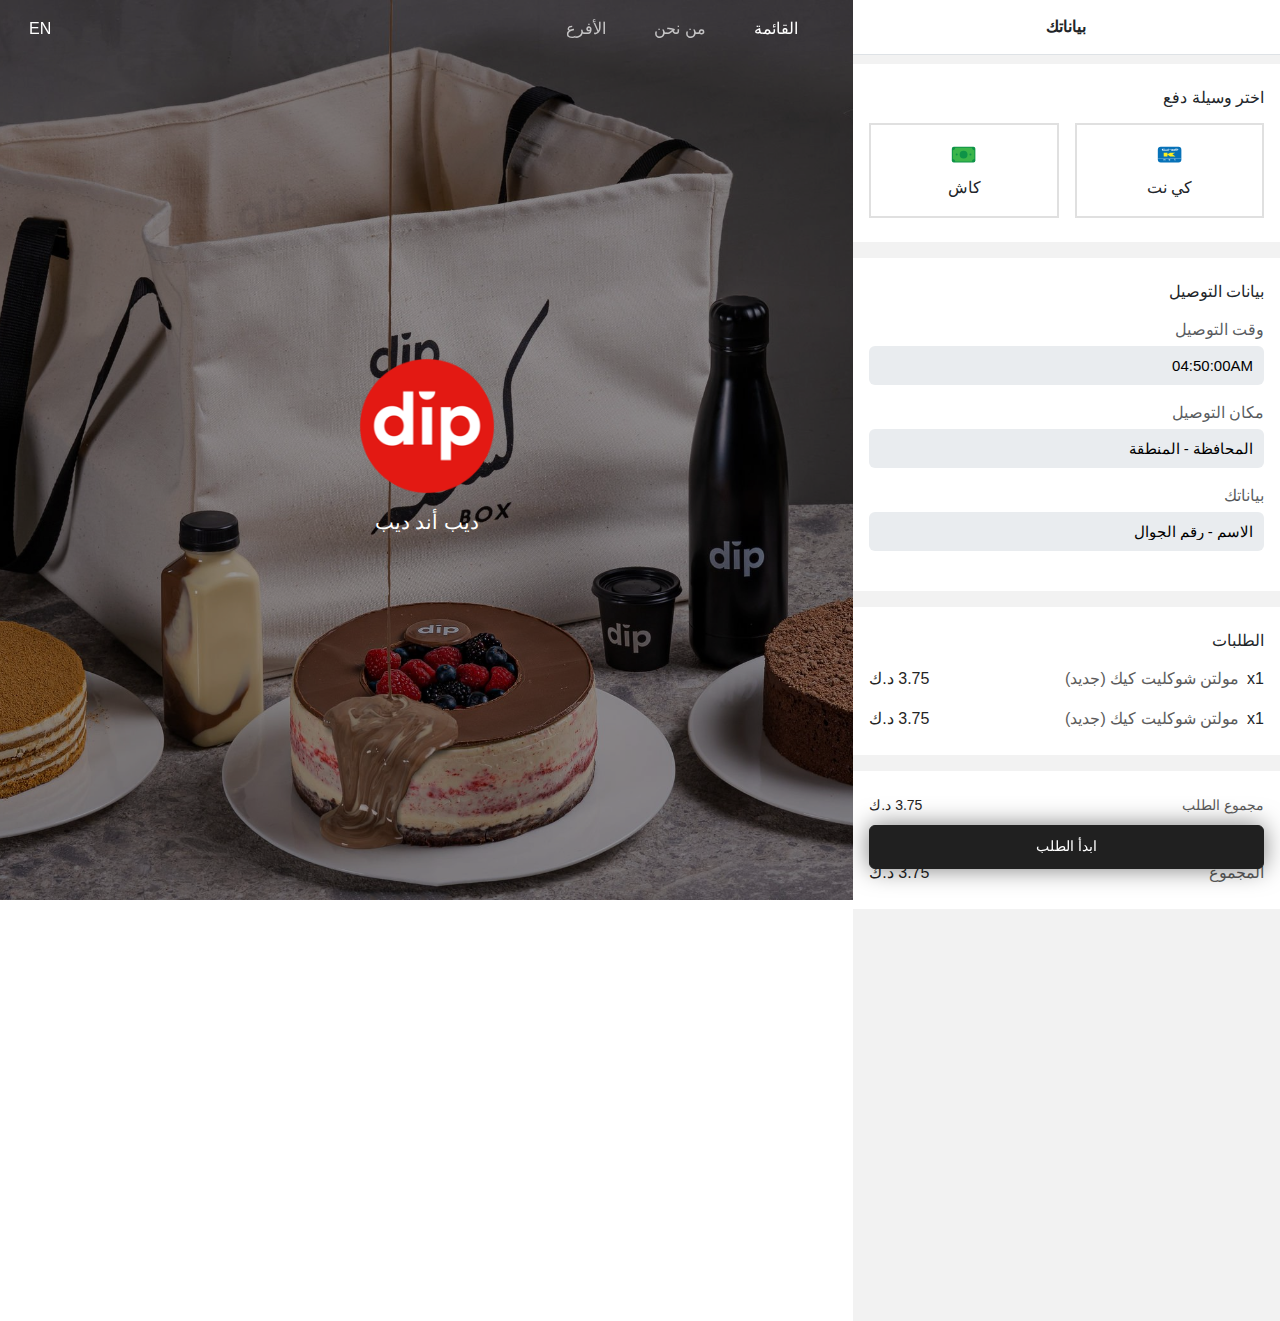
<file: step2.html>
<!DOCTYPE html>
<html lang="ar" dir="rtl">

<head>

    <meta charset="UTF-8">
    <meta http-equiv="X-UA-Compatible" content="IE=edge">
    <meta name="viewport" content="width=device-width, initial-scale=1.0">

    <title> متجر جديد </title>

    <link rel="stylesheet" href="https://pro.fontawesome.com/releases/v5.10.0/css/all.css">
    <link rel="stylesheet" href="https://cdn.jsdelivr.net/npm/bootstrap@5.0.2/dist/css/bootstrap.min.css">
    <link rel="stylesheet" href="css/main.css">

    <style>
    .labeel {
        display : block;
        width: 400px;
        text-align: center;
    }
    .labeel > input{
        visibility: hidden;
        position: absolute;
    }
    .labeel > input + div{ 
        cursor:pointer;
        border:2px solid rgba(0, 0, 0, 0.12);
    }
    .labeel > input:checked + div{ 
        background-color: none !important;
        border:2px solid rgba(0, 0, 0, 0.8);
    }
    </style>
</head>

<body class="d-flex">

    <div id="app" class="col-4 p-0 m-0 position-relative" style="background: #f2f2f2;">
        <div class="p-0">


            <div class="fixed-top hidden-in-mobile">
                <nav class="navbar navbar-expand-lg navbar-light position-absolute" style="width: 67%; z-index: 99999999; left: 0; top: 0;">
                    <div class="container-fluid">
                        <button class="navbar-toggler" type="button" data-bs-toggle="collapse" data-bs-target="#navbarSupportedContent" aria-controls="navbarSupportedContent" aria-expanded="false" aria-label="Toggle navigation">
                <span class="navbar-toggler-icon"></span>
              </button>
                        <div class="collapse navbar-collapse" id="navbarSupportedContent">
                            <ul class="navbar-nav ms-auto mb-2 mb-lg-0">
                                <li class="nav-item ms-3">
                                    <a class="nav-link active" aria-current="page" href="#">القائمة</a>
                                </li>
                                <li class="nav-item mx-3">
                                    <a class="nav-link" href="#"> من نحن </a>
                                </li>
                                <li class="nav-item mx-3">
                                    <a class="nav-link" href="#"> الأفرع </a>
                                </li>
                            </ul>

                        </div>
                        <form class="d-flex">
                            <button class="btn ps-3 text-white p-2 m-0 fs-6" type="submit"> EN </button>
                        </form>
                    </div>
                </nav>
            </div>

            <!-- Start Top Bar -->
            <div class="fixed-top p-2 px-3 border-bottom bg-white">
                <div class="topbar">
                    <button class="btn fs-4 m-0 p-0" onclick="history.back()">
                        <i class="fas fa-long-arrow-right"></i>
                   </button>
                    <h5 style="float: center !important;"> بياناتك </h5>
                </div>
            </div>
            <!-- End Top Bar -->

            <!-- Start Cart -->
            <div class="cart pt-3 mt-5">
                <div class="p-3 py-4 bg-white">
                    <h6 class="p-0 m-0"> اختر وسيلة دفع </h6>
                    <div class="mt-3 d-flex">
                        
                        <label class="labeel ms-3">
                            <input type="radio" name="payment" value="another" />
                            <div class="p-2"> 
                                <i class="rtl-1npukvd e1i5aqxk0"><svg width="2.7em" height="2.7em" viewBox="0 0 44 44"><g fill="none" fill-rule="evenodd"><rect width="24" height="16" x="10" y="14" fill="#0772B8" rx="3"></rect><path fill="#FCED20" fill-rule="nonzero" d="M28 23.892l-3.115-2.162L27.654 20h-5.077l-2.77 1.73V20H16v4h3.808v-2.162l2.769 2.054z"></path><path fill="#F5F5F9" d="M10 19h24v.2H10zm0 6.4h24v.2H10z"></path><path fill="#FFF" fill-rule="nonzero" d="M17.616 27.927h-.469v-.742c0-.157-.01-.258-.03-.304a.223.223 0 00-.098-.108.325.325 0 00-.162-.038.437.437 0 00-.22.055.289.289 0 00-.132.145c-.024.06-.036.171-.036.334v.658H16v-1.454h.436v.214a.769.769 0 01.584-.246.84.84 0 01.284.045c.086.031.15.07.195.117a.395.395 0 01.092.162c.017.06.025.146.025.259v.903zm4.587-.463l.468.065a.654.654 0 01-.285.32.977.977 0 01-.487.111c-.308 0-.536-.083-.685-.248a.729.729 0 01-.175-.5c0-.242.077-.43.23-.567a.845.845 0 01.583-.204c.264 0 .472.07.625.214.152.143.225.361.219.656H21.52a.35.35 0 00.114.266.396.396 0 00.27.096.33.33 0 00.186-.05.3.3 0 00.113-.159zm.027-.388c-.004-.112-.039-.196-.105-.254a.36.36 0 00-.244-.087.361.361 0 00-.254.092.316.316 0 00-.099.249h.702zm5.732-.563v.307h-.321v.586c0 .119.003.188.01.207.005.02.02.036.04.049a.158.158 0 00.08.019.72.72 0 00.189-.037l.04.299c-.11.038-.233.057-.37.057a.703.703 0 01-.23-.035.336.336 0 01-.149-.09.32.32 0 01-.066-.15 1.532 1.532 0 01-.015-.271v-.634h-.215v-.307h.215v-.288l.471-.225v.513h.32z"></path><path fill="#FFF" d="M30.054 16l.25.375h-1.619l.212.25h1.655L31 17l-.572.5h-2.863l-.249-.25V18h-3.484v-1.5h2.489v.625h-1.37v.375h1.743v-1h.871l.573.625h1.792v-.25h-1.618L27.565 16h2.49zm-1.867 1.625V18h-.373v-.375h.373zm.872 0V18h-.374v-.375h.374zM15.618 16l-.622 1.125h4.355v-.375h.623v.375h.373v-.375h.871v1h-6.72L14 17.125 14.871 16h.747zm7.467.875v.5H21.84v-.5h1.245zm-1.991-.75v.5h-.498v-.5h.498zm-4.73 0v.5h-.497v-.5h.498zm.623 0v.5h-.498v-.5h.498z"></path></g></svg></i>
                                <br><p class="p-0 m-0 pb-2"> كي نت </p>
                            </div>
                        </label>
                        <label class="labeel">
                            <input type="radio" name="payment" value="another" />
                            <div class="p-2"> 
                                <i class="rtl-1npukvd e1i5aqxk0"><svg width="2.7em" height="2.7em" viewBox="0 0 44 44"><g fill="none" transform="translate(10 14)"><rect width="24" height="16" fill="#0E9347" rx="2"></rect><path fill="#3BB54A" d="M20.6 15H3.4c0-1.4-1.08-2.545-2.4-2.545v-8.91C2.32 3.545 3.4 2.4 3.4 1h17.2c0 1.4 1.08 2.545 2.4 2.545v8.91c-1.32 0-2.4 1.145-2.4 2.545zM12 12a4 4 0 100-8 4 4 0 000 8zM5 9a1 1 0 100-2 1 1 0 000 2zm14 0a1 1 0 100-2 1 1 0 000 2z"></path></g></svg></i>
                                <br><p class="p-0 m-0 pb-2"> كاش </p>
                            </div>
                        </label>
                    </div>
                </div>
                <div class="mt-3 p-3 py-4 bg-white">  
                    <h6 class="p-0 m-0"> بيانات التوصيل </h6>
                    <div class="mt-3">
                        <label class="mb-1 text-muted">وقت التوصيل</label>
                        <input type="text" class="form-control" value="04:50:00AM" disabled>
                    </div>
                    <div class="mt-3">
                        <label class="mb-1 text-muted"> مكان التوصيل </label>
                        <input type="text" class="form-control" value="المحافظة - المنطقة" disabled>
                    </div>
                    <div class="mt-3">
                        <label class="mb-1 text-muted"> بياناتك </label>
                        <input type="text" class="form-control" value="الاسم - رقم الجوال" disabled>
                    </div>
                    <div class="mt-3">

                    </div>
                </div>
                <div class="mt-3 p-3 py-4 bg-white">  
                    <h6 class="p-0 m-0"> الطلبات </h6>
                    <!-- Start Product Item -->
                    <div class="d-flex mt-3 align-items-center">
                        <h6 class="ms-2 p-0 m-0">x1</h6>
                        <h6 style="color: #5c5c5c; font-weight: 400; font-size: 16px;" class="p-0 m-0"> مولتن شوكليت كيك (جديد) </h6>
                        <span style="color: #242424; font-weight: 500;" class="me-auto"> 3.75 د.ك </span>
                    </div>
                    <!-- End Product Item -->
                    <!-- Start Product Item -->
                    <div class="d-flex mt-3 align-items-center">
                        <h6 class="ms-2 p-0 m-0">x1</h6>
                        <h6 style="color: #5c5c5c; font-weight: 400; font-size: 16px;" class="p-0 m-0"> مولتن شوكليت كيك (جديد) </h6>
                        <span style="color: #242424; font-weight: 500;" class="me-auto"> 3.75 د.ك </span>
                    </div>
                    <!-- End Product Item -->
                </div>
                <div class="mt-3 p-3 py-4 bg-white">  
                    <div class="d-flex align-items-center">
                        <h6 style="color: #5c5c5c; font-weight: 400; font-size: 14px;" class="p-0 m-0"> مجموع الطلب </h6>
                        <span style="color: #242424; font-weight: 500; font-size: 14px;" class="me-auto"> 3.75 د.ك </span>
                    </div>
                    <div class="d-flex mt-2 mb-3 align-items-center">
                        <h6 style="color: #5c5c5c; font-weight: 400; font-size: 14px;" class="p-0 m-0"> التوصيل </h6>
                        <span style="color: #242424; font-weight: 500; font-size: 14px;" class="me-auto"> 3.75 د.ك </span>
                    </div>
                    <div class="d-flex align-items-center">
                        <h6 style="color: #5c5c5c; font-weight: 400; font-size: 16px;" class="p-0 m-0"> المجموع </h6>
                        <span style="color: #242424; font-weight: 500; font-size: 16px;" class="me-auto"> 3.75 د.ك </span>
                    </div>
                </div>
                <div class="p-5 m-5 w-100"></div>
                <div class="p-5 m-5 w-100"></div>
            </div>
            <!-- End Cart -->

            <!-- Start Order Button -->
            <div class="order-btn position-sticky p-3" style="bottom: 15px;">
                <button class="w-100 btn btn-primary">
                    ابدأ الطلب
                </button>
            </div>
            <!-- End Order Button -->

        </div>
    </div>

    <div id="left-img" class="col-8 p-0 m-0 position-relative">
        <div class="left-img-back">
            <div class="overlay"></div>
            <div class="logo text-center text-white">
                <img src="img/logo.png">
                <h5 class="mt-3"> ديب أند ديب </h5>
            </div>
        </div>

    </div>

    <script src="https://cdn.jsdelivr.net/npm/bootstrap@5.0.2/dist/js/bootstrap.bundle.min.js"></script>
    <script src="https://code.jquery.com/jquery-3.6.0.min.js"></script>
    <script src="js/main.js"></script>

</body>

</html>
</file>
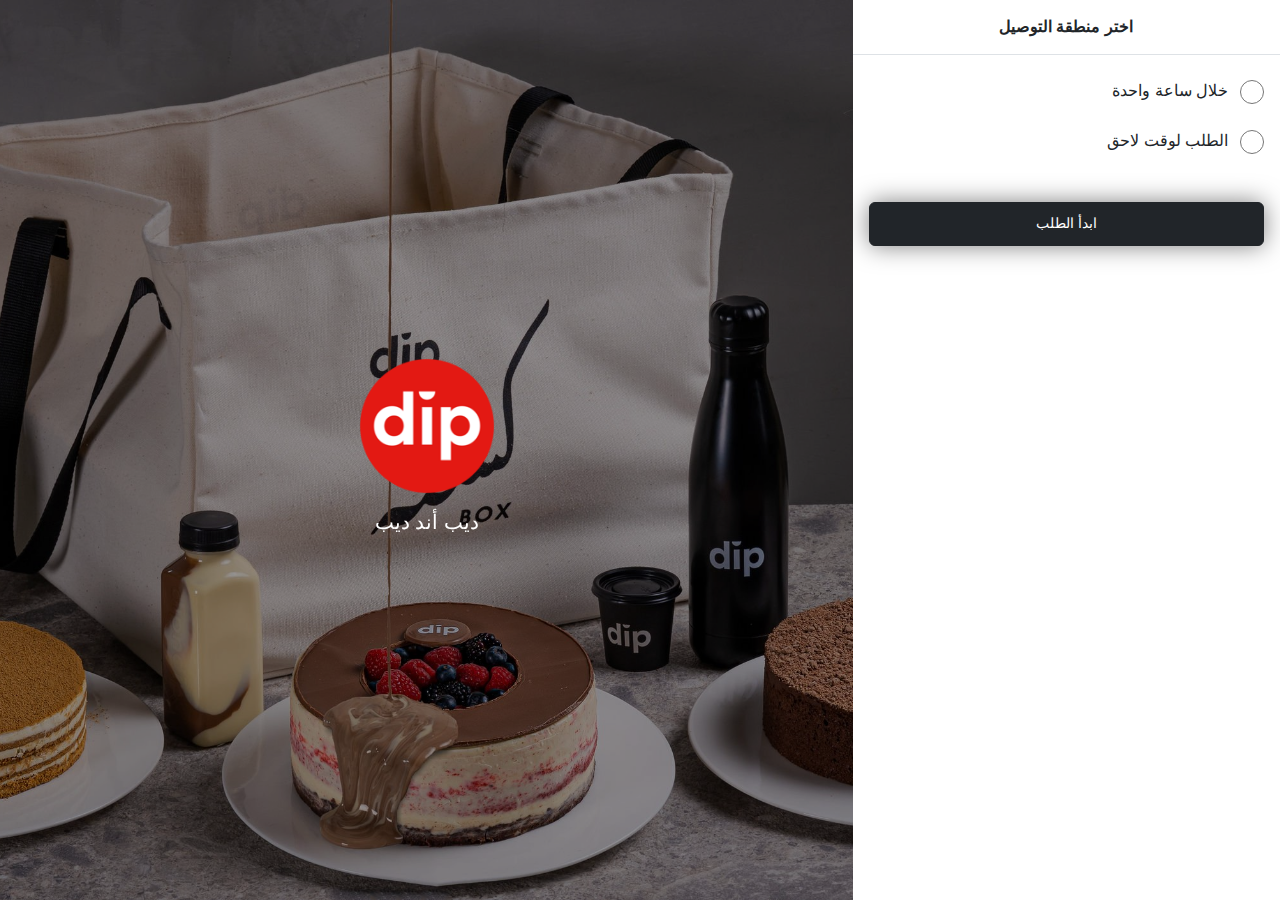
<file: time.html>
<!DOCTYPE html>
<html lang="ar" dir="rtl">

<head>

    <meta charset="UTF-8">
    <meta http-equiv="X-UA-Compatible" content="IE=edge">
    <meta name="viewport" content="width=device-width, initial-scale=1.0">

    <title> متجر جديد </title>

    <link rel="stylesheet" href="https://pro.fontawesome.com/releases/v5.10.0/css/all.css">
    <link rel="stylesheet" href="https://cdn.jsdelivr.net/npm/bootstrap@5.0.2/dist/css/bootstrap.min.css">
    <link rel="stylesheet" href="css/main.css">
</head>

<body class="d-flex">

    <!-- <div class="fixed-top">
        <nav class="navbar navbar-expand-lg navbar-light position-absolute" style="width: 67%; z-index: 99999999; left: 0; top: 0;">
            <div class="container-fluid">
                <button class="navbar-toggler" type="button" data-bs-toggle="collapse" data-bs-target="#navbarSupportedContent" aria-controls="navbarSupportedContent" aria-expanded="false" aria-label="Toggle navigation">
                <span class="navbar-toggler-icon"></span>
              </button>
                <div class="collapse navbar-collapse" id="navbarSupportedContent">
                    <ul class="navbar-nav ms-auto mb-2 mb-lg-0">
                        <li class="nav-item ms-3">
                            <a class="nav-link active" aria-current="page" href="#">القائمة</a>
                        </li>
                        <li class="nav-item mx-3">
                            <a class="nav-link" href="#"> من نحن </a>
                        </li>
                        <li class="nav-item mx-3">
                            <a class="nav-link" href="#"> الأفرع </a>
                        </li>
                    </ul>
                </div>
                <form class="d-flex">
                    <button class="btn ps-3 text-white p-2 m-0 fs-6" type="submit"> EN </button>
                </form>
            </div>
        </nav>
    </div> -->

    <div id="app" class="col-4 p-0 m-0 position-relative">

        <!-- Start Hero In Mobile -->
        <div id="top-in-mobile" class="p-0 m-0 bg-dark">
            <div class="overlay"></div>

            <div class="logo text-center text-white">
                <img src="img/logo.png">
                <h5 class="mt-3"> ديب أند ديب </h5>
            </div>
        </div>

        <div class="sized-top-in-mobile"></div>
        <!-- End Hero In Mobile -->

        <div class="p-3">

            <!-- Start Top Bar -->
            <div class="fixed-top p-2 px-3 border-bottom bg-white">
                <div class="topbar">
                    <button class="btn fs-4 m-0 p-0" onclick="history.back()">
                        <i class="fas fa-long-arrow-right"></i>
                   </button>
                    <h5 style="float: center !important;"> اختر منطقة التوصيل </h5>
                </div>
            </div>
            <!-- End Top Bar -->

            <div class="times mb-5">
                <label class="mt-4">
                    <input type="radio" name="radio">
                    خلال ساعة واحدة
                </label>
                <label class="mt-4">
                    <input type="radio" name="radio">
                    الطلب لوقت لاحق
                </label>
            </div>

            <!-- Start Order Button -->
            <div class="order-btn position-sticky" style="bottom: 15px;">
                <button class="w-100 btn btn-dark" onClick="window.location='index.html';">
                    ابدأ الطلب
                </button>
            </div>
            <!-- End Order Button -->

        </div>
    </div>

    <div id="left-img" class="col-8 p-0 m-0 position-relative">
        <div class="left-img-back">
            <div class="overlay"></div>
            <div class="logo text-center text-white">
                <img src="img/logo.png">
                <h5 class="mt-3"> ديب أند ديب </h5>
            </div>
        </div>

    </div>

    <script src="https://cdn.jsdelivr.net/npm/bootstrap@5.0.2/dist/js/bootstrap.bundle.min.js"></script>
    <script src="https://code.jquery.com/jquery-3.6.0.min.js"></script>
    <script src="js/main.js"></script>

</body>

</html>
</file>
<file: css/main.css>
body {
    font-family: -apple-system, BlinkMacSystemFont, "Segoe UI", Roboto, Oxygen, Ubuntu, Cantarell, "Fira Sans", "Droid Sans", "Helvetica Neue", sans-serif;
    width: 100vw;
    overflow-x: hidden;
}

body #row {
    direction: rtl;
    width: 100vw;
}

:root {
    --main--color: rgb(32, 32, 32);
    --secondray--color: white;
}

.btn-primary {
    background: var(--main--color) !important;
    color: var(--secondray--color) !important;
    border-color: var(--main--color) !important;
}

.bg-primary {
    background: var(--main--color) !important;
    border-color: var(--main--color) !important;
    color: var(--secondray--color) !important;
}

a {
    text-decoration: none;
    color: #3d3d3d;
}

a:hover {
    color: #000000;
}

#top-in-mobile {
    height: 240px;
    display: none;
    width: 100%;
    position: absolute;
    right: 0;
    left: 0;
    top: 48px;
    background-image: url('../img/back.jpg');
    background-position: center;
    background-size: cover;
}

#top-in-mobile .logo img {
    width: 114px;
    height: 114px;
}

.sized-top-in-mobile {
    padding: 120px !important;
    width: 100% !important;
    margin-bottom: 10px;
    display: none;
}

#left-img {
    z-index: 10;
}

#left-img .left-img-back {
    background-image: url('../img/back.jpg');
    background-position: center;
    background-size: cover;
    height: 100vh;
    width: 100%;
    position: sticky;
    bottom: 0;
    top: 0;
    left: 0;
}

.form-control {
    border: 0;
    color: #000000;
    font-size: 15px !important;
    font-weight: 400;
    line-height: 1.33;
    border-radius: 6px;
    background: #F5F5F5;
    padding: 11px;
    -webkit-appearance: none;
    -webkit-transition: all 0.2s;
    transition: all 0.2s;
    appearance: textfield;
    outline-offset: -2px;
    overflow: visible;
    font-family: inherit;
    font-size: 100%;
    line-height: 1.15;
    margin: 0px;
}

.form-control:focus {
    border: 0;
    color: #000000;
    font-size: 15px !important;
    box-shadow: none;
    background: #F5F5F5;
}

hr {
    margin: 0;
    padding: 0;
    opacity: 0.08;
}

.labl {
    display: block;
    width: 400px;
}

.labl>input {
    /* HIDE RADIO */
    visibility: hidden;
    /* Makes input not-clickable */
    position: absolute;
    /* Remove input from document flow */
}

.labl>input+div {
    border-radius: 4px;
    border: 1px solid #c7c7c7;
    text-align: center;
    cursor: pointer;
    color: #494949;
    font-weight: 500;
}

.labl>input:checked+div {
    background: rgba(0, 0, 0, 0.8);
    color: #ffffff;
}

.btn {
    padding: 0.65rem 0.85rem;
    font-size: 0.9rem;
    font-weight: 500;
}

.office-inputs {
    display: none;
}

.apartment-inputs {
    display: none;
}

.home-inputs {
    display: block;
}

.shadow {
    box-shadow: rgb(0 0 0 / 30%) 0px 0rem 1rem !important;
}

label {
    display: flex;
    align-items: center;
}

input[type="radio"] {
    width: 24px;
    margin-top: 2px;
    height: 24px;
    margin-left: 12px;
}

input[type="checkbox"] {
    width: 20px;
    margin-top: 2px;
    height: 20px;
    margin-left: 14px;
}

.my-row {
    display: grid;
    grid-template-columns: 1fr 1fr;
    row-gap: 8px;
    column-gap: 20px;
}


/* Start Side */

.overlay {
    background: rgba(0, 0, 0, 0.4);
    width: 100%;
    height: 100%;
    position: absolute;
    right: 0;
    left: 0;
    top: 0;
    bottom: 0;
}

.logo {
    position: absolute;
    top: 50%;
    left: 50%;
    transform: translate(-50%, -50%);
}

.logo img {
    width: 136px;
    height: 136px;
}


/* Categories */

.categorie-item img {
    height: 216px;
    object-fit: cover;
}


/* End Cateories */


/* Order Button */

.order-btn button.btn {
    box-shadow: rgb(0 0 0 / 50%) 0px 0rem 1.5rem !important;
}


/* Top Bar */

.topbar {
    position: relative;
    display: flex;
    align-items: center;
}

.topbar h5 {
    margin: 0;
    padding: 0;
    position: absolute;
    top: 50%;
    font-size: 16px;
    font-weight: 600;
    left: 50%;
    transform: translate(-50%, -50%);
}


/* END Top Bar */


/* Start Cities */

.city {
    margin-bottom: 12px;
}

.city-item {
    display: flex;
    padding: 17px 14px;
    align-items: center;
    background: hsl(0, 0%, 96%);
    border-bottom: 1px solid #e2e2e2;
    cursor: pointer;
}

.city-item h5 {
    margin-left: auto;
    font-weight: 500;
    font-size: 14px;
}

.area-item {
    display: flex;
    padding: 17px 14px;
    align-items: center;
    border-bottom: 1px solid #f0f0f0c0;
    cursor: pointer;
}

.area-item h5 {
    margin-left: auto;
    font-weight: 500;
    font-size: 14px;
    margin: 0;
    padding: 0;
}

.area-item.active {
    border-right: 3px solid rgb(51, 49, 49);
}


/* End Cities */


/* Start Products */

.products .product-item img {
    height: 212px;
    object-fit: cover;
}

.products .product-item h6 {
    margin-bottom: 2px !important;
    color: #000;
    font-size: 14px;
    padding: 0;
}

.products .product-item span {
    font-weight: 500;
    color: #7a7a7a;
    font-size: 14px;
    margin: 0;
    padding: 0;
}

nav.navbar .navbar-nav .nav-item .nav-link {
    color: #fff;
    opacity: 0.70;
}

nav.navbar .navbar-nav .nav-item .nav-link.active {
    color: #fff;
    opacity: 1;
}

.btn-check:focus+.btn,
.btn:focus {
    box-shadow: none;
}

.fixed-top.p-2.px-3.border-bottom.bg-white {
    display: block;
    position: fixed;
    width: 33.5%;
    z-index: 1;
}

button.btn.btn-outline-dark {
    height: auto;
}

.categoriepage.p-3 input[type="search"] {
    margin-top: 50px !important;
}

.times {
    margin-top: 62px;
}

@media (max-width: 500px) {
    .cart.pt-3.mt-5 {
        padding-top: 0 !important;
        margin-top: 5px !important;
    }
    .hidden-in-mobile {
        display: none !important;
    }
    .times {
        margin-top: 0px !important;
    }
    .fixed-top.p-2.px-3.border-bottom.bg-white {
        width: 100%;
    }
    #app {
        width: 100% !important;
        padding-top: 56px !important;
    }
    #left-img {
        display: none !important;
    }
    .navbar-nav {
        padding-right: 0 !important;
        margin-top: 16px;
        margin-bottom: 20px;
    }
    nav.navbar {
        background: #fff;
        width: 100% !important;
        box-shadow: rgb(0 0 0 / 20%) 0px 0rem 0.6rem !important;
    }
    nav.navbar .navbar-nav .nav-item {
        margin: 0 !important;
    }
    nav.navbar .navbar-nav .nav-item .nav-link {
        color: #000 !important;
        font-weight: 500;
    }
    .categorie-item img {
        height: 176px !important;
    }
    .product-item img {
        height: 176px !important;
        object-fit: cover;
    }
    nav.navbar form.d-flex button.btn.ps-3.text-white.p-2.m-0.fs-6 {
        color: #000000 !important;
        position: absolute;
        top: 8px;
        left: 24px;
        display: block !important;
    }
    .sizedbox {
        height: 305px !important;
    }
    #top-in-mobile {
        display: block;
    }
    .sized-top-in-mobile {
        display: block;
        margin-bottom: 0px !important;
    }
    .categoriepage.p-3 input[type="search"] {
        margin-top: 0px !important;
    }
    .product-content img {
        height: 338px !important;
        margin-top: 20px;
    }
    .show-in-mobile-home-only {
        display: none;
    }
    #homepage .show-in-mobile-home-only {
        display: block;
    }
}

.cities {
    list-style: none;
    padding: 0 !important;
}

.cities li {
    background-color: #fff;
}

.cities .question {
    background: #f2f2f2 !important;
}

.cities li button {
    border: 1px solid var(--main-color);
    background: none !important;
    padding-top: 11px;
    padding-bottom: 11px;
    outline: none;
    display: flex;
}

.cities li button i {
    align-self: center;
}

.cities .city .areas {
    display: none;
    list-style: none;
    padding-left: 0;
    padding-right: 0;
}
</file>
